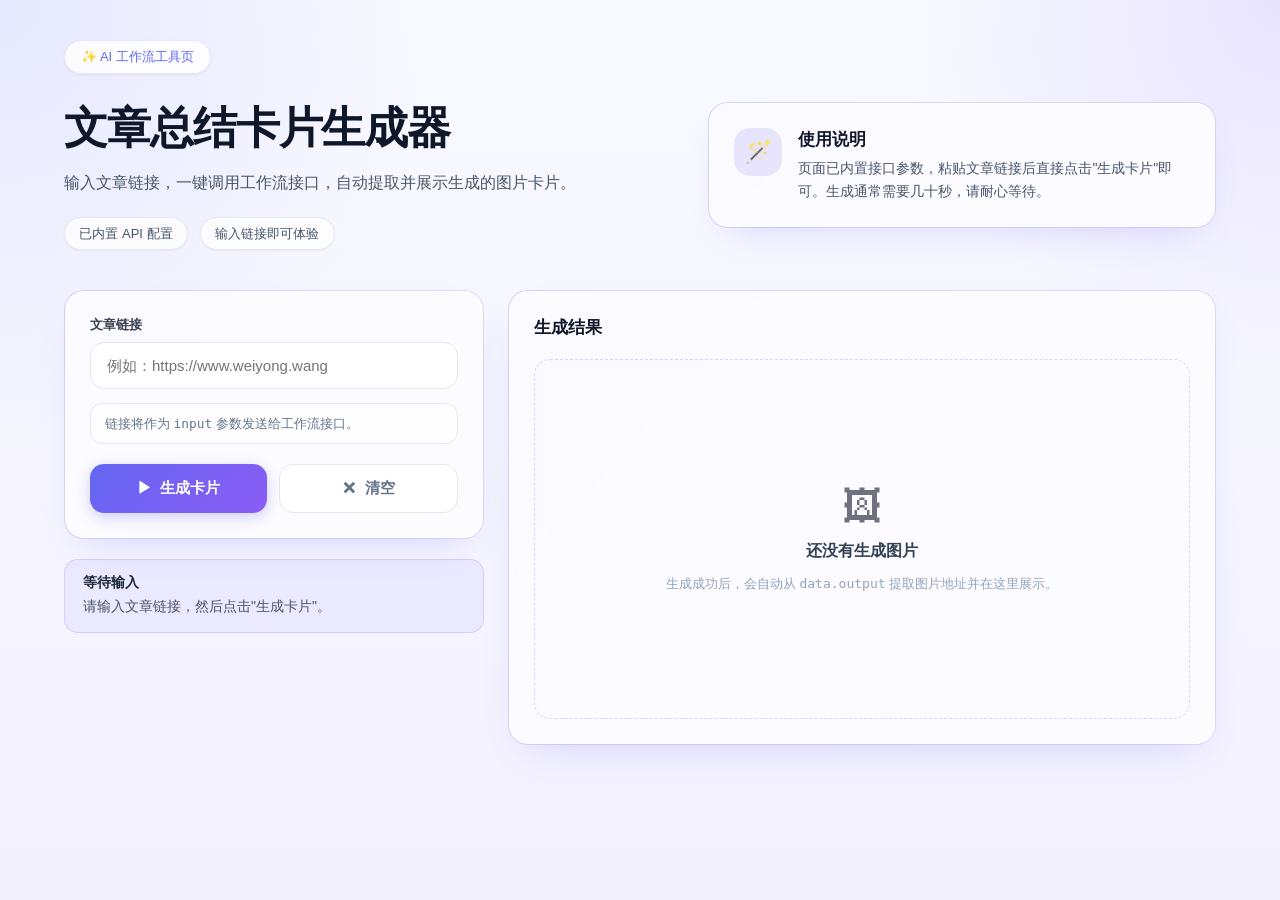
<file: 文章总结卡片生成器/index.html>
<!DOCTYPE html>
<html lang="zh-CN">
<head>
    <meta charset="UTF-8">
    <meta name="viewport" content="width=device-width, initial-scale=1.0">
    <title>文章总结卡片生成器</title>
    <style>
        * { margin: 0; padding: 0; box-sizing: border-box; }

        body {
            font-family: -apple-system, BlinkMacSystemFont, 'Segoe UI', 'PingFang SC', 'Microsoft YaHei', sans-serif;
            color: #0f172a;
            background:
                radial-gradient(circle at top left, rgba(99,102,241,.12), transparent 28%),
                radial-gradient(circle at top right, rgba(139,92,246,.14), transparent 24%),
                linear-gradient(180deg, #f8faff 0%, #f4f1ff 100%);
            min-height: 100vh;
            -webkit-font-smoothing: antialiased;
        }

        .container { max-width: 1200px; margin: 0 auto; padding: 2.5rem 1.5rem; }

        /* badge */
        .badge {
            display: inline-flex; align-items: center; gap: .5rem;
            background: rgba(255,255,255,.85); padding: .45rem 1rem;
            border-radius: 999px; font-size: .8125rem; font-weight: 500;
            color: #6366f1; box-shadow: 0 1px 3px rgba(0,0,0,.06);
            border: 1px solid rgba(99,102,241,.15); margin-bottom: 1.75rem;
        }

        /* header */
        .header-grid {
            display: grid; gap: 1.5rem; margin-bottom: 2.5rem;
        }
        @media(min-width:1024px){ .header-grid { grid-template-columns: 1.1fr .9fr; align-items: start; } }

        h1 {
            font-size: 2.25rem; font-weight: 700; line-height: 1.2; letter-spacing: -.025em; color: #0f172a;
        }
        @media(min-width:768px){ h1 { font-size: 2.75rem; } }

        .subtitle { margin-top: .875rem; font-size: 1rem; line-height: 1.75; color: #475569; }

        .tags { display: flex; flex-wrap: wrap; gap: .75rem; margin-top: 1.25rem; }
        .tag {
            background: rgba(255,255,255,.8); padding: .4rem .9rem;
            border-radius: 999px; font-size: .8125rem; color: #475569;
            box-shadow: 0 1px 2px rgba(0,0,0,.05); border: 1px solid #e2e8f0;
        }

        /* card */
        .card {
            background: rgba(255,255,255,.9);
            backdrop-filter: blur(16px);
            border: 1px solid rgba(255,255,255,.95);
            box-shadow: 0 16px 40px -20px rgba(99,102,241,.3);
            border-radius: 1.25rem;
            padding: 1.5rem;
        }

        .grad-wrap {
            border-radius: 1.25rem;
            background: linear-gradient(135deg, rgba(99,102,241,.25), rgba(139,92,246,.2), rgba(167,139,250,.25));
            padding: 1px;
        }
        .grad-wrap > .card { border-radius: calc(1.25rem - 1px); }

        /* info box */
        .info-row { display: flex; align-items: flex-start; gap: 1rem; }
        .icon-circle {
            flex-shrink: 0; width: 3rem; height: 3rem;
            display: flex; align-items: center; justify-content: center;
            border-radius: 1rem; font-size: 1.375rem;
            background: linear-gradient(135deg, rgba(99,102,241,.15), rgba(139,92,246,.15));
        }
        .info-title { font-size: 1.0625rem; font-weight: 600; color: #0f172a; }
        .info-text { margin-top: .375rem; font-size: .875rem; line-height: 1.6; color: #475569; }

        /* main layout */
        .main-grid { display: grid; gap: 1.5rem; align-items: start; }
        @media(min-width:1280px){ .main-grid { grid-template-columns: 420px 1fr; } }

        .left-col { display: flex; flex-direction: column; gap: 1.25rem; }

        /* input */
        .field-label {
            font-size: .8125rem; font-weight: 600; color: #374151; margin-bottom: .5rem;
        }
        input[type=url] {
            width: 100%; padding: .875rem 1rem;
            border: 1.5px solid #e2e8f0; border-radius: .875rem;
            font-size: .9375rem; color: #0f172a; background: #fff;
            outline: none; transition: border-color .2s, box-shadow .2s;
        }
        input[type=url]:focus {
            border-color: #6366f1;
            box-shadow: 0 0 0 3px rgba(99,102,241,.12);
        }

        .hint-box {
            margin-top: .875rem; padding: .625rem .875rem;
            border: 1px solid #e2e8f0; border-radius: .75rem;
            background: rgba(255,255,255,.7); font-size: .8rem; color: #64748b; line-height: 1.5;
        }

        /* buttons */
        .btn-row { display: flex; gap: .75rem; margin-top: 1.25rem; }
        .btn {
            flex: 1; display: flex; align-items: center; justify-content: center;
            gap: .5rem; padding: .875rem 1.25rem; border-radius: .875rem;
            font-size: .9375rem; font-weight: 600; cursor: pointer;
            border: none; transition: all .2s;
        }
        .btn-primary {
            background: linear-gradient(135deg, #6366f1, #8b5cf6);
            color: #fff; box-shadow: 0 4px 14px rgba(99,102,241,.3);
        }
        .btn-primary:hover:not(:disabled) { transform: translateY(-1px); box-shadow: 0 6px 18px rgba(99,102,241,.4); }
        .btn-primary:disabled { opacity: .6; cursor: not-allowed; }
        .btn-secondary {
            background: #fff; color: #64748b;
            border: 1.5px solid #e2e8f0;
        }
        .btn-secondary:hover { background: #f8fafc; border-color: #cbd5e1; }

        /* status */
        .status-panel {
            padding: .875rem 1.125rem; border-radius: .875rem;
            font-size: .875rem; border: 1.5px solid transparent;
            transition: all .25s;
        }
        .status-info    { background: rgba(99,102,241,.07); border-color: rgba(99,102,241,.2); }
        .status-loading { background: rgba(59,130,246,.07); border-color: rgba(59,130,246,.25); }
        .status-success { background: rgba(34,197,94,.07);  border-color: rgba(34,197,94,.25); }
        .status-error   { background: rgba(239,68,68,.07);  border-color: rgba(239,68,68,.25); }

        .status-title { font-weight: 600; margin-bottom: .25rem; color: #1e293b; }
        .status-msg   { color: #475569; line-height: 1.55; }

        /* result */
        .result-section { display: none; }
        .result-section.visible { display: block; }

        .result-header { display: flex; align-items: center; justify-content: space-between; margin-bottom: 1.25rem; }
        .result-h2 { font-size: 1.0625rem; font-weight: 600; color: #0f172a; }
        .result-badge {
            background: rgba(34,197,94,.12); color: #15803d;
            border: 1px solid rgba(34,197,94,.25);
            padding: .25rem .75rem; border-radius: 999px; font-size: .75rem; font-weight: 600;
        }

        .preview-frame {
            background: linear-gradient(135deg, rgba(99,102,241,.07), rgba(139,92,246,.1));
            border-radius: 1rem; padding: 1.25rem; min-height: 200px;
            display: flex; align-items: center; justify-content: center;
        }

        .empty-state {
            display: flex; flex-direction: column; align-items: center; justify-content: center;
            min-height: 360px; text-align: center; gap: .75rem;
            border: 1.5px dashed rgba(99,102,241,.25); border-radius: 1rem; padding: 2rem;
        }
        .empty-icon { font-size: 2.5rem; opacity: .6; }
        .empty-title { font-weight: 600; color: #334155; }
        .empty-sub { font-size: .8125rem; color: #94a3b8; line-height: 1.5; }

        .result-img-wrap {
            display: flex; align-items: center; justify-content: center;
            min-height: 200px; width: 100%;
        }
        #resultImage { max-width: 100%; max-height: 680px; border-radius: .75rem; box-shadow: 0 8px 28px rgba(0,0,0,.15); }
        #imageLoadingHint { display: none; flex-direction: column; align-items: center; gap: .75rem; color: #64748b; font-size: .875rem; }

        .url-row {
            margin-top: 1rem; padding: .75rem 1rem;
            background: rgba(255,255,255,.65); border: 1px solid #e2e8f0;
            border-radius: .75rem; font-size: .8125rem; color: #475569;
        }
        .url-label { font-weight: 600; margin-bottom: .375rem; color: #374151; }
        .url-text { word-break: break-all; color: #6366f1; }

        .action-row { display: flex; gap: .75rem; margin-top: .875rem; }
        .btn-action {
            flex: 1; display: flex; align-items: center; justify-content: center;
            gap: .5rem; padding: .75rem 1rem; border-radius: .875rem;
            font-size: .875rem; font-weight: 600; cursor: pointer;
            border: 1.5px solid #e2e8f0; background: #fff; color: #6366f1;
            text-decoration: none; transition: all .2s;
        }
        .btn-action:hover { background: #f8fafc; border-color: #6366f1; }
        .btn-action-dl {
            background: linear-gradient(135deg, #6366f1, #8b5cf6);
            color: #fff; border-color: transparent;
            box-shadow: 0 3px 10px rgba(99,102,241,.25);
        }
        .btn-action-dl:hover { transform: translateY(-1px); box-shadow: 0 5px 14px rgba(99,102,241,.35); }

        .hidden { display: none !important; }

        @keyframes spin { to { transform: rotate(360deg); } }
        .spin { display: inline-block; animation: spin .8s linear infinite; }
    </style>
</head>
<body>
<div class="container">

    <!-- header -->
    <div class="badge">✨ AI 工作流工具页</div>
    <div class="header-grid">
        <div>
            <h1>文章总结卡片生成器</h1>
            <p class="subtitle">输入文章链接，一键调用工作流接口，自动提取并展示生成的图片卡片。</p>
            <div class="tags">
                <span class="tag">已内置 API 配置</span>
                <span class="tag">输入链接即可体验</span>
            </div>
        </div>
        <div class="grad-wrap">
            <div class="card">
                <div class="info-row">
                    <div class="icon-circle">🪄</div>
                    <div>
                        <div class="info-title">使用说明</div>
                        <div class="info-text">页面已内置接口参数，粘贴文章链接后直接点击"生成卡片"即可。生成通常需要几十秒，请耐心等待。</div>
                    </div>
                </div>
            </div>
        </div>
    </div>

    <!-- main -->
    <div class="main-grid">
        <!-- left -->
        <div class="left-col">
            <div class="grad-wrap">
                <div class="card">
                    <div class="field-label">文章链接</div>
                    <input
                        id="articleInput"
                        type="url"
                        placeholder="例如：https://www.weiyong.wang"
                    >
                    <div class="hint-box">链接将作为 <code>input</code> 参数发送给工作流接口。</div>
                    <div class="btn-row">
                        <button id="generateButton" class="btn btn-primary">
                            <span id="generateIcon">▶</span>
                            <span id="generateText">生成卡片</span>
                        </button>
                        <button id="resetButton" class="btn btn-secondary">
                            <span>✕</span>
                            <span>清空</span>
                        </button>
                    </div>
                </div>
            </div>

            <div id="statusPanel" class="status-panel status-info">
                <div class="status-title">等待输入</div>
                <div id="statusMsg" class="status-msg">请输入文章链接，然后点击"生成卡片"。</div>
            </div>
        </div>

        <!-- right -->
        <div class="grad-wrap">
            <div class="card">
                <div class="result-header">
                    <div class="result-h2">生成结果</div>
                    <div id="resultBadge" class="result-badge hidden">✓ 已生成</div>
                </div>

                <!-- empty -->
                <div id="emptyState" class="empty-state">
                    <div class="empty-icon">🖼</div>
                    <div class="empty-title">还没有生成图片</div>
                    <div class="empty-sub">生成成功后，会自动从 <code>data.output</code> 提取图片地址并在这里展示。</div>
                </div>

                <!-- result -->
                <div id="resultPanel" class="hidden">
                    <div class="preview-frame">
                        <div class="result-img-wrap">
                            <div id="imageLoadingHint">
                                <span class="spin" style="font-size:1.5rem;">⏳</span>
                                <span>图片加载中…</span>
                            </div>
                            <img id="resultImage" class="hidden" alt="生成的文章总结卡片">
                        </div>
                    </div>
                    <div class="url-row">
                        <div class="url-label">图片地址</div>
                        <div id="imageUrlText" class="url-text"></div>
                    </div>
                    <div class="action-row">
                        <a id="openImageLink" href="#" target="_blank" rel="noopener noreferrer" class="btn-action">↗ 新窗口打开</a>
                        <a id="downloadLink" href="#" download="summary-card.png" class="btn-action btn-action-dl">⬇ 下载图片</a>
                    </div>
                </div>
            </div>
        </div>
    </div>

</div>

<script>
    const API_ENDPOINT      = 'https://api.coze.cn/v1/workflow/run';
    const DEFAULT_WORKFLOW_ID = '7617481590503063578';
    const API_TOKEN         = 'cztei_h4pbVI0fDGmmxnXA0fQdh2XhKQtUYQdzQBUvHRsXQ4BJCOEqHbACNqxGAw2RqilH8';

    const articleInput    = document.getElementById('articleInput');
    const generateButton  = document.getElementById('generateButton');
    const generateIcon    = document.getElementById('generateIcon');
    const generateText    = document.getElementById('generateText');
    const resetButton     = document.getElementById('resetButton');
    const statusPanel     = document.getElementById('statusPanel');
    const statusMsg       = document.getElementById('statusMsg');
    const emptyState      = document.getElementById('emptyState');
    const resultPanel     = document.getElementById('resultPanel');
    const resultBadge     = document.getElementById('resultBadge');
    const resultImage     = document.getElementById('resultImage');
    const imageLoadingHint= document.getElementById('imageLoadingHint');
    const imageUrlText    = document.getElementById('imageUrlText');
    const openImageLink   = document.getElementById('openImageLink');
    const downloadLink    = document.getElementById('downloadLink');

    function setStatus(type, title, msg) {
        statusPanel.className = 'status-panel status-' + type;
        statusPanel.querySelector('.status-title').textContent = title;
        statusMsg.textContent = msg;
    }

    function resetResult() {
        emptyState.classList.remove('hidden');
        resultPanel.classList.add('hidden');
        resultBadge.classList.add('hidden');
        resultImage.classList.add('hidden');
        resultImage.removeAttribute('src');
        imageLoadingHint.style.display = 'none';
        imageUrlText.textContent = '';
        openImageLink.href = '#';
        downloadLink.href = '#';
    }

    function showResult(url) {
        emptyState.classList.add('hidden');
        resultPanel.classList.remove('hidden');
        resultBadge.classList.remove('hidden');
        imageUrlText.textContent = url;
        openImageLink.href = url;
        const date = new Date();
        const ds = `${date.getFullYear()}-${String(date.getMonth()+1).padStart(2,'0')}-${String(date.getDate()).padStart(2,'0')}`;
        downloadLink.href = url;
        downloadLink.download = `summary-card-${ds}.png`;
        imageLoadingHint.style.display = 'flex';
        resultImage.classList.add('hidden');
        resultImage.src = url;
    }

    function setGenerating(on) {
        generateButton.disabled = on;
        generateIcon.textContent = on ? '' : '▶';
        generateIcon.className = on ? 'spin' : '';
        generateText.textContent = on ? '生成中...' : '生成卡片';
    }

    async function generateCard() {
        const val = articleInput.value.trim();
        if (!val) {
            setStatus('error', '缺少链接', '请输入文章链接后再生成。');
            articleInput.focus();
            return;
        }
        try { new URL(val); } catch {
            setStatus('error', '链接格式不正确', '请输入完整的 URL，例如 https://www.weiyong.wang');
            articleInput.focus();
            return;
        }

        setGenerating(true);
        setStatus('loading', '生成中', '已发起工作流请求，正在等待接口返回…');
        resetResult();

        try {
            const res = await fetch(API_ENDPOINT, {
                method: 'POST',
                headers: {
                    'Authorization': `Bearer ${API_TOKEN}`,
                    'Content-Type': 'application/json'
                },
                body: JSON.stringify({
                    workflow_id: DEFAULT_WORKFLOW_ID,
                    parameters: { input: val }
                })
            });

            if (!res.ok) {
                let msg = `HTTP ${res.status}`;
                try { const d = await res.json(); if (d.msg) msg = d.msg; } catch {}
                throw new Error('请求失败：' + msg);
            }

            const result = await res.json();

            if (result.code !== 0) {
                throw new Error(result.msg || `接口异常，code=${result.code}`);
            }
            if (!result.data || typeof result.data !== 'string') {
                throw new Error('接口返回成功，但 data 字段为空或格式不正确。');
            }

            let parsed;
            try { parsed = JSON.parse(result.data); } catch {
                throw new Error('data 字段不是合法的 JSON 字符串。');
            }

            if (!parsed.output || typeof parsed.output !== 'string') {
                throw new Error('解析成功，但没有找到 output 图片地址。');
            }

            const imageUrl = parsed.output.trim();
            new URL(imageUrl); // validate
            showResult(imageUrl);
            setStatus('success', '生成成功', '已获取图片，可在右侧预览，也可直接下载。');

        } catch (err) {
            setStatus('error', '生成失败', err instanceof Error ? err.message : String(err));
        } finally {
            setGenerating(false);
        }
    }

    generateButton.addEventListener('click', generateCard);
    articleInput.addEventListener('keydown', e => {
        if ((e.ctrlKey || e.metaKey) && e.key === 'Enter') { e.preventDefault(); generateCard(); }
    });
    resetButton.addEventListener('click', () => {
        articleInput.value = '';
        resetResult();
        setStatus('info', '已清空', '请重新输入文章链接。');
        articleInput.focus();
    });

    resultImage.addEventListener('load', () => {
        imageLoadingHint.style.display = 'none';
        resultImage.classList.remove('hidden');
    });
    resultImage.addEventListener('error', () => {
        imageLoadingHint.style.display = 'none';
        setStatus('error', '图片加载失败', '已拿到图片地址，但浏览器无法加载。可点击"新窗口打开"检查链接是否可访问。');
    });
</script>
</body>
</html>
</file>
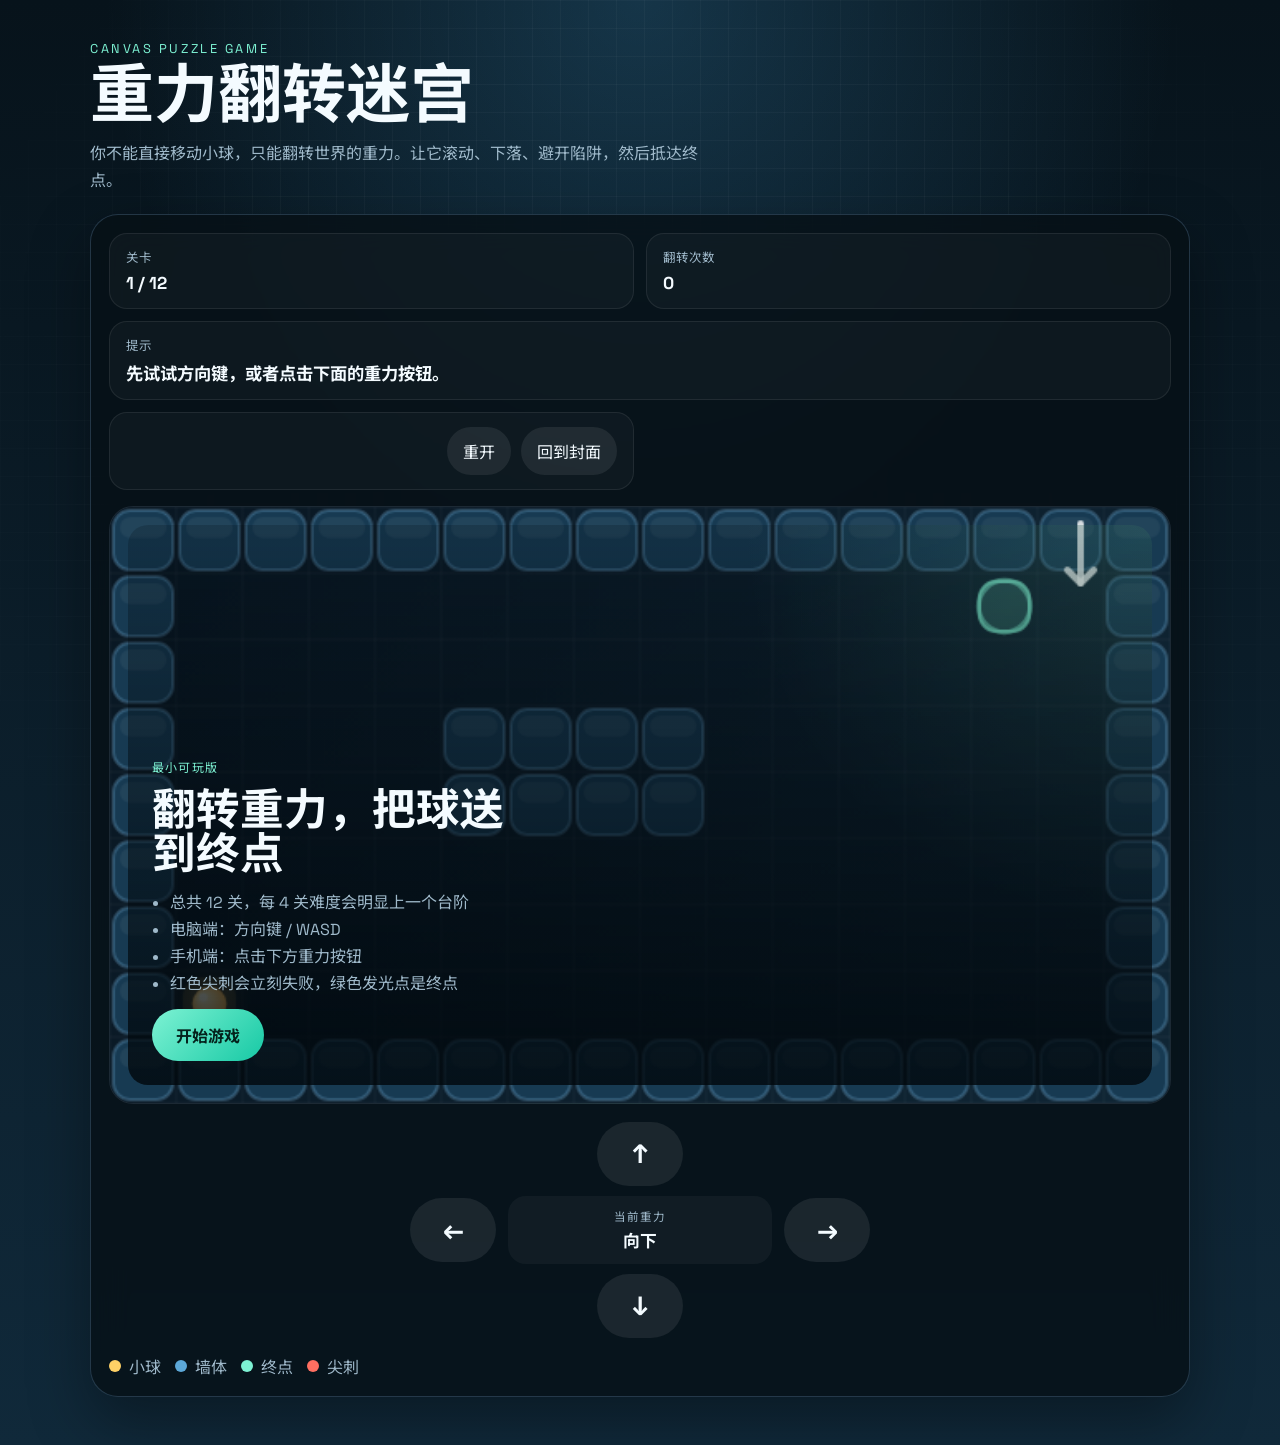
<file: 重力翻转迷宫/index.html>
<!DOCTYPE html>
<html lang="zh-CN">
<head>
  <meta charset="UTF-8">
  <meta name="viewport" content="width=device-width, initial-scale=1.0">
  <title>重力翻转迷宫</title>
  <meta name="description" content="一个可直接部署到 GitHub Pages 的轻量重力翻转迷宫小游戏。">
  <link rel="preconnect" href="https://fonts.googleapis.com">
  <link rel="preconnect" href="https://fonts.gstatic.com" crossorigin>
  <link href="https://fonts.googleapis.com/css2?family=Space+Grotesk:wght@500;700&family=Noto+Sans+SC:wght@400;500;700&display=swap" rel="stylesheet">
  <link rel="stylesheet" href="./style.css">
</head>
<body>
  <main class="shell">
    <section class="hero">
      <p class="eyebrow">Canvas Puzzle Game</p>
      <h1>重力翻转迷宫</h1>
      <p class="intro">
        你不能直接移动小球，只能翻转世界的重力。让它滚动、下落、避开陷阱，然后抵达终点。
      </p>
    </section>

    <section class="game-card">
      <header class="hud">
        <div class="hud-block">
          <span class="hud-label">关卡</span>
          <strong id="levelLabel">1 / 4</strong>
        </div>
        <div class="hud-block">
          <span class="hud-label">翻转次数</span>
          <strong id="moveLabel">0</strong>
        </div>
        <div class="hud-block hud-block-wide">
          <span class="hud-label">提示</span>
          <strong id="statusLabel">先试试方向键，或者点击下面的重力按钮。</strong>
        </div>
        <div class="hud-actions">
          <button id="restartButton" class="ghost-button" type="button">重开</button>
          <button id="menuButton" class="ghost-button" type="button">回到封面</button>
        </div>
      </header>

      <div class="stage-wrap">
        <canvas id="gameCanvas" width="640" height="360" aria-label="重力翻转迷宫游戏画布"></canvas>

        <div id="startPanel" class="overlay-panel visible">
          <p class="panel-kicker">最小可玩版</p>
          <h2>翻转重力，把球送到终点</h2>
          <ul class="panel-list">
            <li>总共 12 关，每 4 关难度会明显上一个台阶</li>
            <li>电脑端：方向键 / WASD</li>
            <li>手机端：点击下方重力按钮</li>
            <li>红色尖刺会立刻失败，绿色发光点是终点</li>
          </ul>
          <button id="startButton" class="primary-button" type="button">开始游戏</button>
        </div>

        <div id="finishPanel" class="overlay-panel">
          <p class="panel-kicker" id="finishKicker">关卡完成</p>
          <h2 id="finishTitle">继续下一关</h2>
          <p id="finishText" class="panel-copy">你已经掌握这张地图的节奏了。</p>
          <button id="nextButton" class="primary-button" type="button">下一关</button>
        </div>
      </div>

      <div class="gravity-pad" aria-label="重力控制面板">
        <button class="gravity-button up" data-dir="up" type="button" aria-label="向上重力">↑</button>
        <div class="gravity-middle">
          <button class="gravity-button left" data-dir="left" type="button" aria-label="向左重力">←</button>
          <div class="gravity-indicator">
            <span>当前重力</span>
            <strong id="gravityLabel">向下</strong>
          </div>
          <button class="gravity-button right" data-dir="right" type="button" aria-label="向右重力">→</button>
        </div>
        <button class="gravity-button down" data-dir="down" type="button" aria-label="向下重力">↓</button>
      </div>

      <footer class="legend">
        <span><i class="legend-dot ball"></i> 小球</span>
        <span><i class="legend-dot wall"></i> 墙体</span>
        <span><i class="legend-dot goal"></i> 终点</span>
        <span><i class="legend-dot spike"></i> 尖刺</span>
      </footer>
    </section>
  </main>

  <script src="./game.js"></script>
</body>
</html>
</file>
<file: 重力翻转迷宫/style.css>
:root {
  color-scheme: dark;
  --bg-top: #07131b;
  --bg-bottom: #10293a;
  --panel: rgba(7, 16, 23, 0.82);
  --panel-border: rgba(148, 202, 255, 0.2);
  --text-main: #f4fbff;
  --text-soft: #9fb9ca;
  --accent: #7df2d3;
  --accent-strong: #17c9a5;
  --warning: #ff6f61;
  --wall: #15364c;
  --wall-edge: #8fd2ff;
  --canvas-bg: #091723;
  --shadow: 0 24px 60px rgba(0, 0, 0, 0.35);
}

* {
  box-sizing: border-box;
}

body {
  margin: 0;
  min-height: 100vh;
  font-family: "Space Grotesk", "Noto Sans SC", sans-serif;
  background:
    radial-gradient(circle at top, rgba(79, 190, 255, 0.2), transparent 34%),
    linear-gradient(180deg, var(--bg-top), var(--bg-bottom));
  color: var(--text-main);
}

body::before {
  content: "";
  position: fixed;
  inset: 0;
  pointer-events: none;
  background-image:
    linear-gradient(rgba(255, 255, 255, 0.03) 1px, transparent 1px),
    linear-gradient(90deg, rgba(255, 255, 255, 0.03) 1px, transparent 1px);
  background-size: 28px 28px;
  mask-image: radial-gradient(circle at center, black 55%, transparent 95%);
}

.shell {
  width: min(1100px, calc(100% - 32px));
  margin: 0 auto;
  padding: 40px 0 48px;
}

.hero {
  margin-bottom: 20px;
}

.eyebrow {
  margin: 0 0 8px;
  font-size: 0.8rem;
  letter-spacing: 0.2em;
  text-transform: uppercase;
  color: var(--accent);
}

.hero h1 {
  margin: 0;
  font-size: clamp(2.4rem, 5vw, 4.5rem);
  line-height: 0.95;
}

.intro {
  width: min(620px, 100%);
  margin: 14px 0 0;
  color: var(--text-soft);
  line-height: 1.7;
}

.game-card {
  position: relative;
  padding: 18px;
  border: 1px solid var(--panel-border);
  border-radius: 28px;
  background: var(--panel);
  backdrop-filter: blur(18px);
  box-shadow: var(--shadow);
}

.hud {
  display: grid;
  grid-template-columns: repeat(2, minmax(120px, 1fr));
  gap: 12px;
  margin-bottom: 16px;
}

.hud-block,
.hud-actions {
  min-height: 74px;
  padding: 14px 16px;
  border: 1px solid rgba(255, 255, 255, 0.08);
  border-radius: 18px;
  background: rgba(255, 255, 255, 0.03);
}

.hud-block-wide {
  grid-column: span 2;
}

.hud-label {
  display: block;
  margin-bottom: 6px;
  font-size: 0.78rem;
  letter-spacing: 0.08em;
  text-transform: uppercase;
  color: var(--text-soft);
}

.hud strong {
  font-size: 1.08rem;
}

.hud-actions {
  display: flex;
  align-items: center;
  justify-content: flex-end;
  gap: 10px;
}

.ghost-button,
.primary-button,
.gravity-button {
  border: 0;
  border-radius: 999px;
  font: inherit;
  cursor: pointer;
  transition: transform 0.18s ease, box-shadow 0.18s ease, background 0.18s ease;
}

.ghost-button {
  padding: 12px 16px;
  background: rgba(255, 255, 255, 0.08);
  color: var(--text-main);
}

.ghost-button:hover,
.ghost-button:focus-visible,
.primary-button:hover,
.primary-button:focus-visible,
.gravity-button:hover,
.gravity-button:focus-visible {
  transform: translateY(-1px);
  box-shadow: 0 10px 24px rgba(0, 0, 0, 0.18);
}

.primary-button {
  padding: 14px 24px;
  background: linear-gradient(135deg, var(--accent), var(--accent-strong));
  color: #04221c;
  font-weight: 700;
}

.stage-wrap {
  position: relative;
  overflow: hidden;
  border-radius: 24px;
  border: 1px solid rgba(255, 255, 255, 0.08);
  background:
    radial-gradient(circle at top, rgba(125, 242, 211, 0.08), transparent 35%),
    var(--canvas-bg);
}

canvas {
  display: block;
  width: 100%;
  height: auto;
  aspect-ratio: 16 / 9;
}

.overlay-panel {
  position: absolute;
  inset: 18px;
  display: none;
  align-items: flex-start;
  justify-content: flex-end;
  flex-direction: column;
  gap: 12px;
  padding: 24px;
  border-radius: 20px;
  background:
    linear-gradient(180deg, rgba(1, 8, 13, 0.18), rgba(1, 8, 13, 0.82)),
    radial-gradient(circle at top right, rgba(125, 242, 211, 0.16), transparent 35%);
}

.overlay-panel.visible {
  display: flex;
}

.panel-kicker {
  margin: 0;
  color: var(--accent);
  letter-spacing: 0.1em;
  text-transform: uppercase;
  font-size: 0.75rem;
}

.overlay-panel h2 {
  margin: 0;
  max-width: 360px;
  font-size: clamp(1.8rem, 3.4vw, 2.8rem);
  line-height: 1.02;
}

.panel-copy,
.panel-list {
  max-width: 420px;
  margin: 0;
  color: var(--text-soft);
  line-height: 1.7;
}

.panel-list {
  padding-left: 18px;
}

.gravity-pad {
  width: min(460px, 100%);
  margin: 18px auto 0;
  display: flex;
  flex-direction: column;
  gap: 10px;
  align-items: center;
}

.gravity-middle {
  display: grid;
  grid-template-columns: 86px minmax(130px, 1fr) 86px;
  gap: 12px;
  width: 100%;
  align-items: center;
}

.gravity-button {
  min-height: 64px;
  background: rgba(255, 255, 255, 0.08);
  color: var(--text-main);
  font-size: 1.65rem;
  font-weight: 700;
}

.gravity-button.up,
.gravity-button.down {
  width: 86px;
}

.gravity-indicator {
  min-height: 64px;
  padding: 12px 16px;
  border-radius: 18px;
  background: rgba(255, 255, 255, 0.04);
  display: grid;
  place-items: center;
  text-align: center;
}

.gravity-indicator span {
  font-size: 0.72rem;
  letter-spacing: 0.08em;
  text-transform: uppercase;
  color: var(--text-soft);
}

.gravity-indicator strong {
  margin-top: 4px;
  font-size: 1.05rem;
}

.legend {
  display: flex;
  flex-wrap: wrap;
  gap: 14px;
  margin-top: 16px;
  color: var(--text-soft);
}

.legend span {
  display: inline-flex;
  gap: 8px;
  align-items: center;
}

.legend-dot {
  width: 12px;
  height: 12px;
  border-radius: 999px;
  display: inline-block;
}

.legend-dot.ball {
  background: #ffd166;
}

.legend-dot.wall {
  background: #5ca8d8;
}

.legend-dot.goal {
  background: #7df2d3;
}

.legend-dot.spike {
  background: #ff6f61;
}

@media (max-width: 820px) {
  .shell {
    width: min(100%, calc(100% - 20px));
    padding-top: 24px;
  }

  .game-card {
    padding: 14px;
    border-radius: 22px;
  }

  .hud {
    grid-template-columns: 1fr;
  }

  .hud-block-wide {
    grid-column: auto;
  }

  .hud-actions {
    justify-content: stretch;
  }

  .hud-actions .ghost-button {
    flex: 1;
  }

  .gravity-middle {
    grid-template-columns: 74px minmax(110px, 1fr) 74px;
  }

  .gravity-button.up,
  .gravity-button.down {
    width: 74px;
  }
}
</file>
